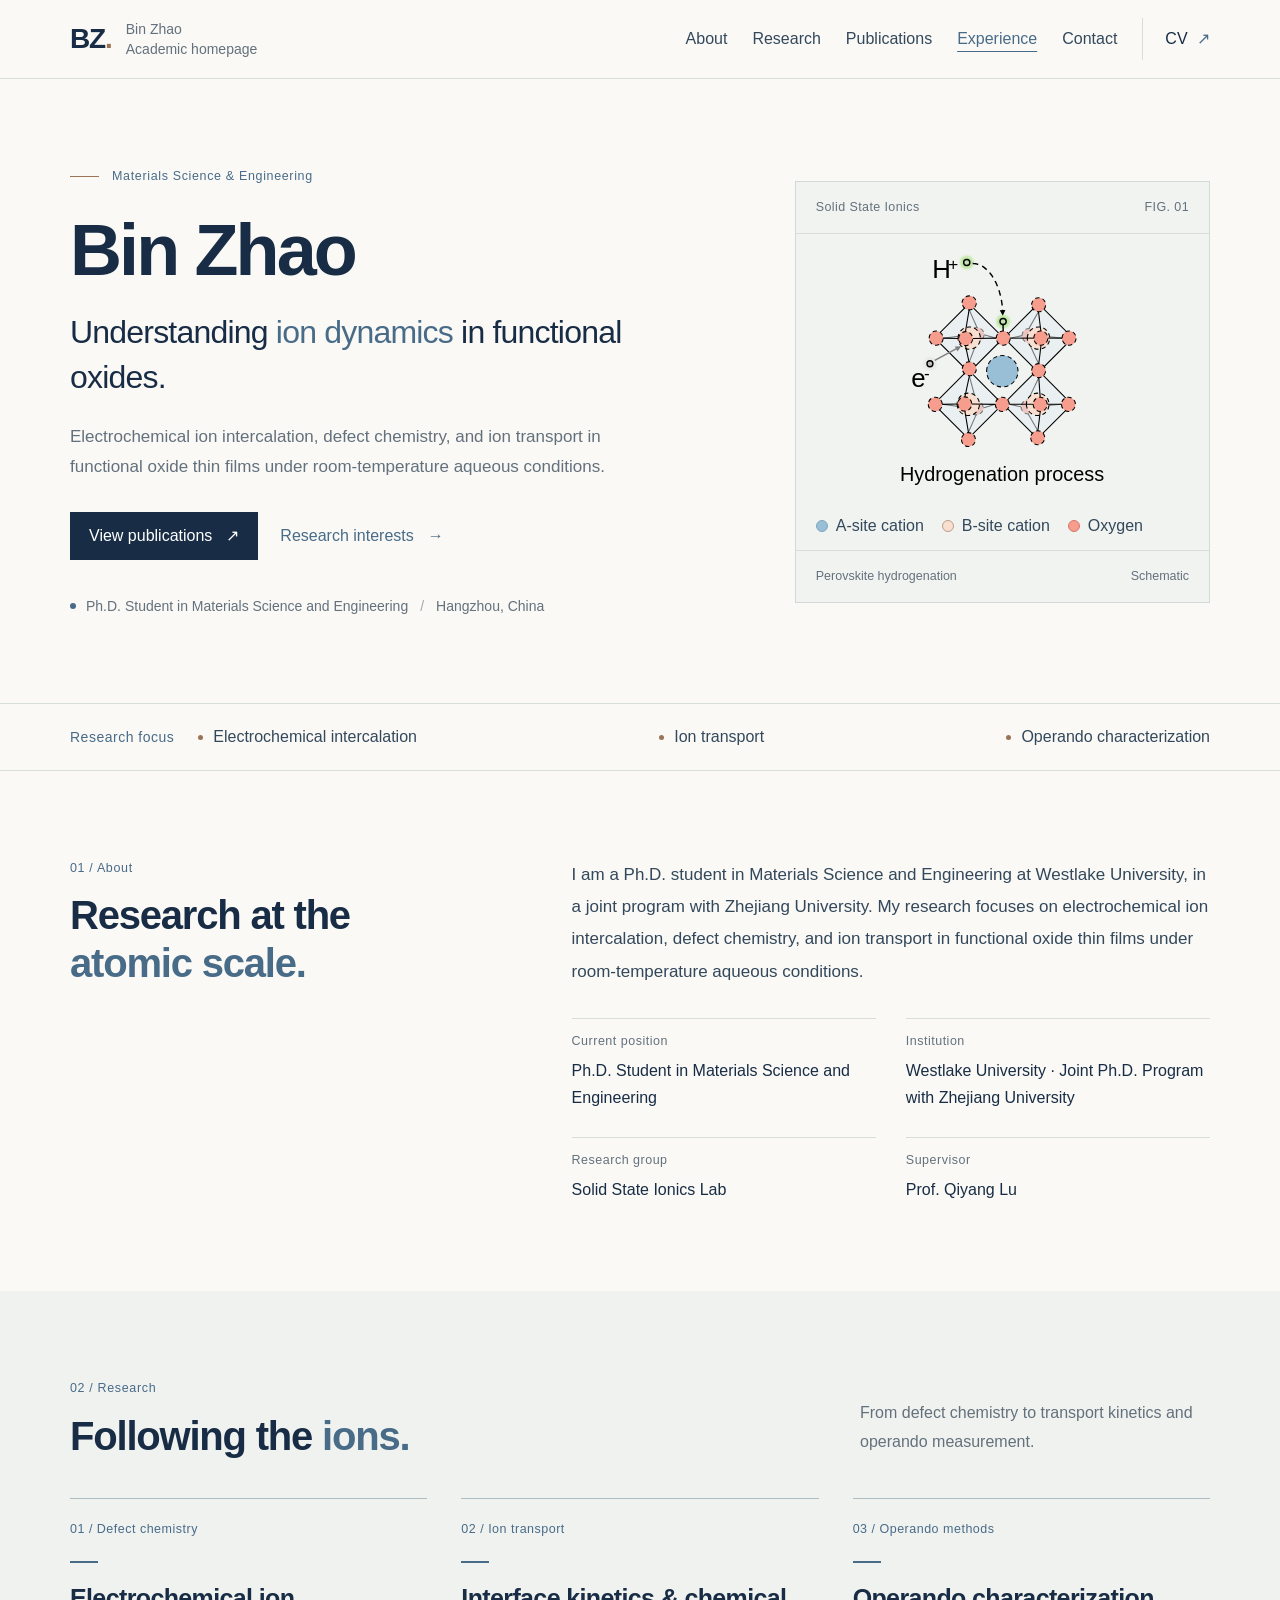
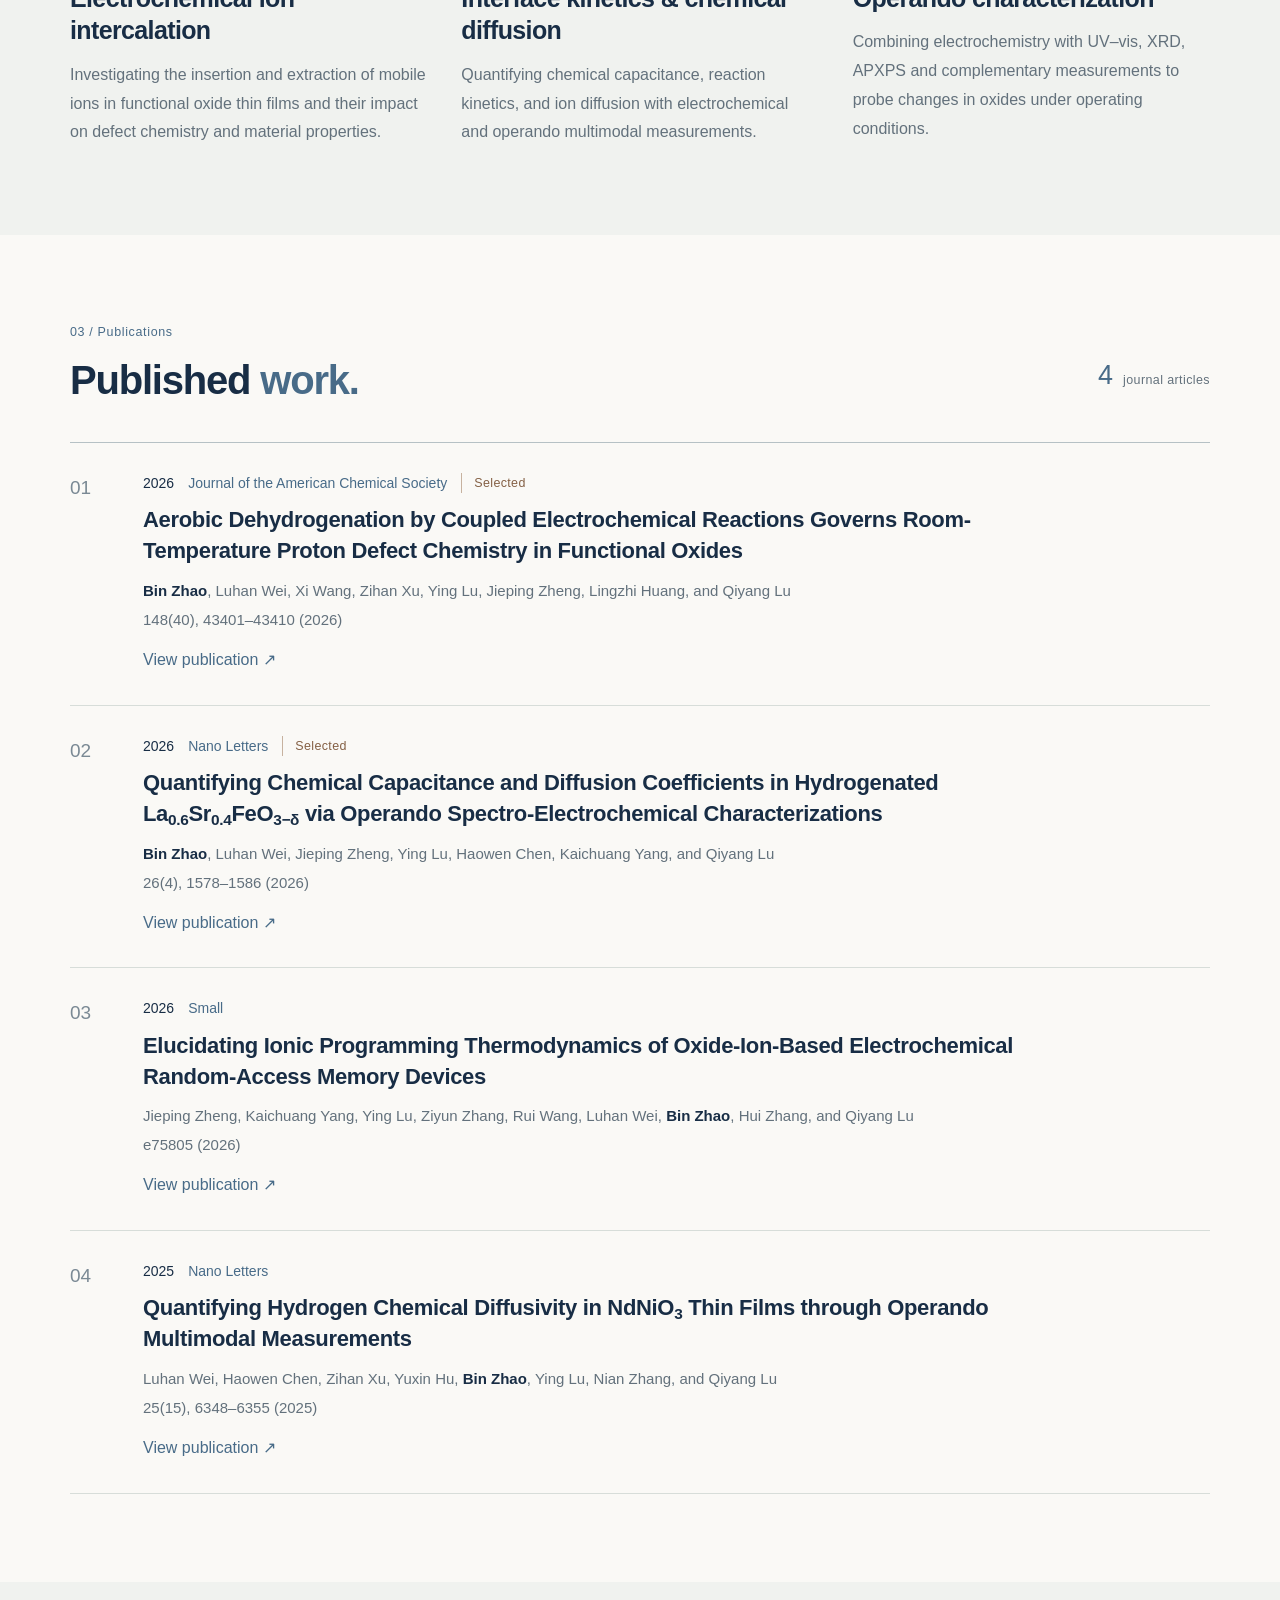
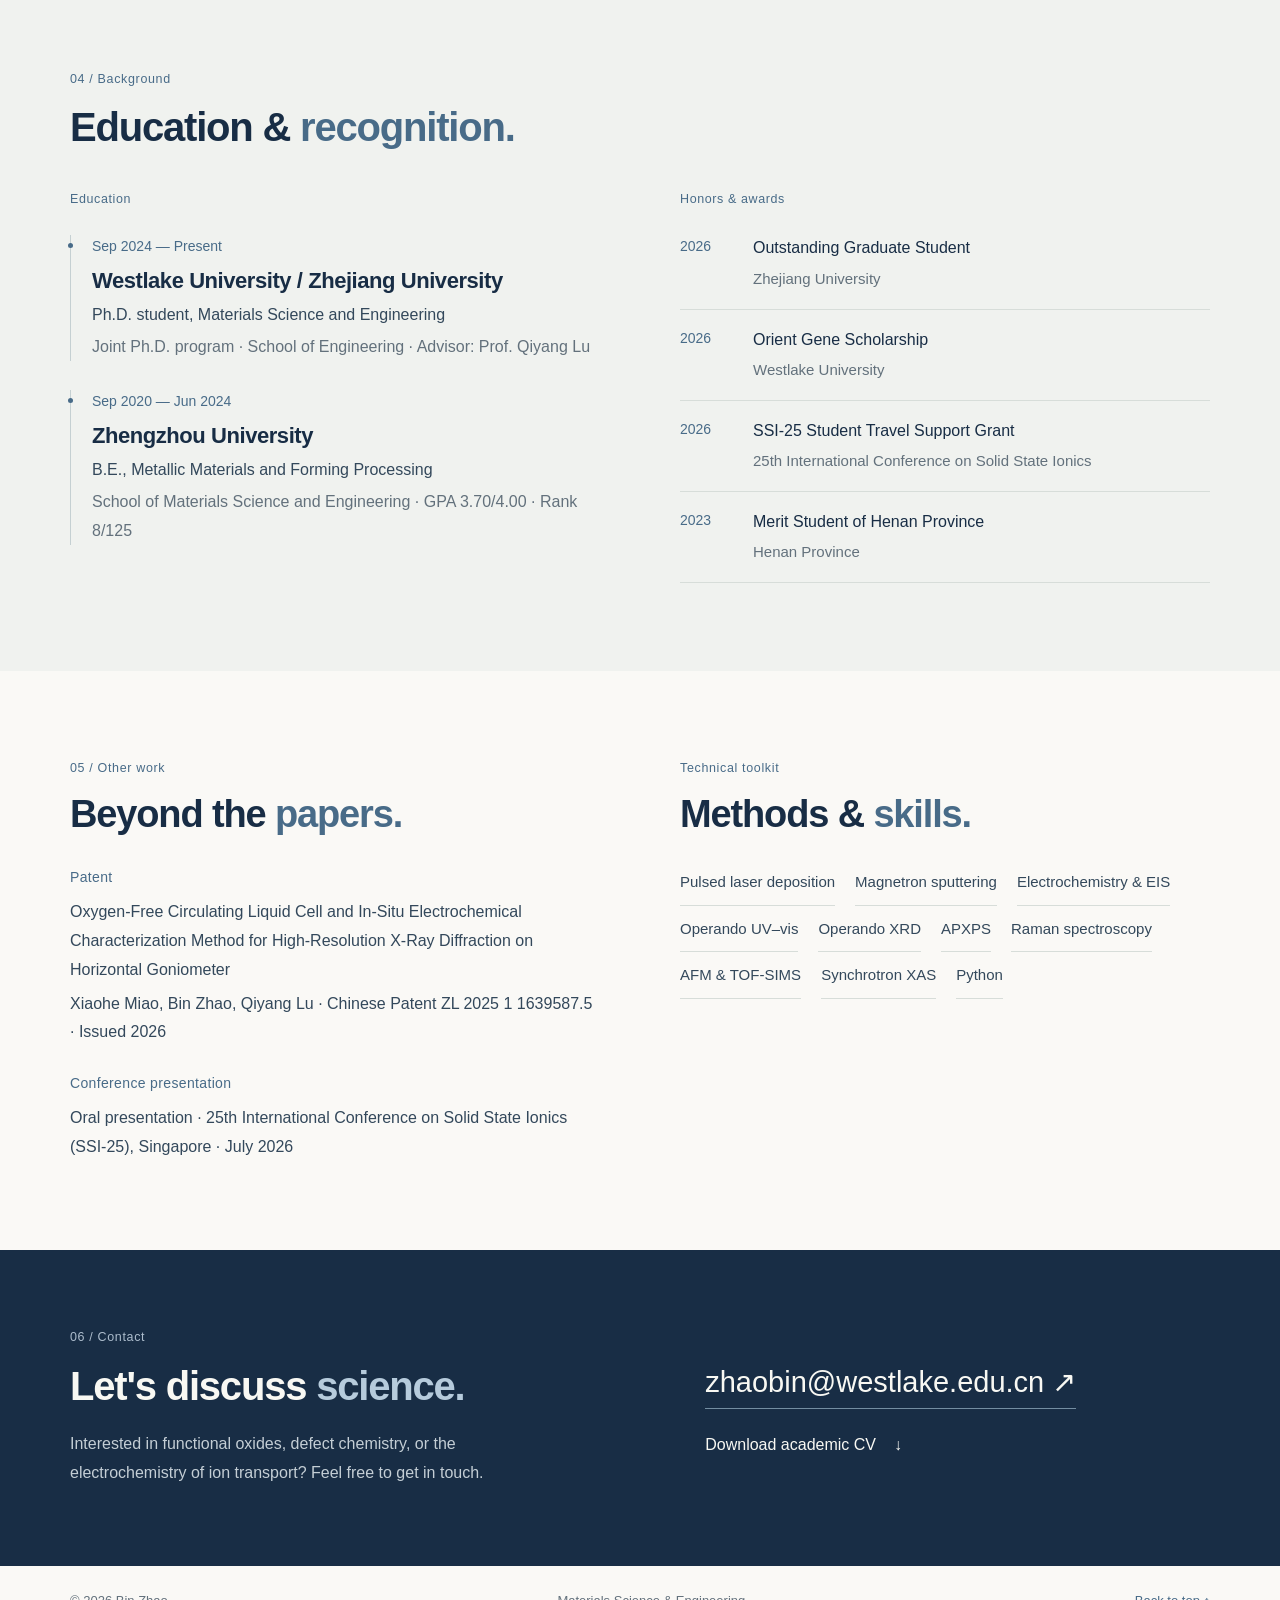
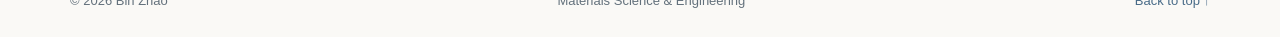
<file: index.html>
<!doctype html>
<html lang="en">
<head>
  <meta charset="utf-8">
  <meta name="viewport" content="width=device-width, initial-scale=1">
  <meta name="color-scheme" content="light">
  <meta name="theme-color" content="#faf9f6">
  <meta name="description" content="Bin Zhao, Ph.D. student at Westlake University. Research in electrochemical ion intercalation, defect chemistry, and functional oxide thin films.">
  <title>Bin Zhao | Materials Science &amp; Engineering</title>
  <link rel="icon" href="assets/favicon.svg" type="image/svg+xml">
  <link rel="stylesheet" href="styles.css">
  <script defer src="content.js"></script>
  <script defer src="site.js"></script>
</head>
<body>
<a class="skip-link" href="#about">Skip to content</a>
<header class="topbar">
  <div class="container navrow">
    <a href="#top" class="logo" aria-label="Bin Zhao — Back to top"><span class="logo-square">BZ<span>.</span></span><span class="logo-sub">Bin Zhao<br>Academic homepage</span></a>
    <button id="navToggle" class="navtoggle" type="button" aria-expanded="false" aria-controls="mainNav" aria-label="Toggle navigation"><span></span><span></span><span></span></button>
    <nav id="mainNav" class="navlinks" aria-label="Main navigation">
      <a href="#about">About</a><a href="#research">Research</a><a href="#publications">Publications</a><a href="#experience">Experience</a><a href="#contact">Contact</a>
      <a class="nav-cv" id="navCv" href="assets/Bin_Zhao_Public_CV.pdf" target="_blank" rel="noopener">CV <span aria-hidden="true">↗</span></a>
    </nav>
  </div>
</header>
<main id="top">
  <section class="hero container" aria-label="Introduction">
    <div class="hero-copy">
      <div class="eyebrow"><span class="eyebrow-rule"></span> Materials Science &amp; Engineering</div>
      <h1 class="hero-name" id="heroName">Bin Zhao</h1>
      <p class="hero-statement" id="headline">Understanding <em>ion dynamics</em> in functional oxides.</p>
      <p class="hero-desc" id="introduction">Electrochemical ion intercalation, defect chemistry, and ion transport in functional oxide thin films.</p>
      <div class="hero-cta">
        <a class="btn btn-primary" href="#publications">View publications <span aria-hidden="true">↗</span></a>
        <a class="btn btn-quiet" href="#research">Research interests <span aria-hidden="true">→</span></a>
      </div>
      <div class="hero-foot"><span class="dot-green"></span><span id="heroPosition">Ph.D. Student · Westlake University</span><span class="divider-dot">/</span><span id="heroLocation">Hangzhou, China</span></div>
    </div>
    <div class="hero-card-wrap">
      <figure class="hero-card">
        <div class="figure-label"><span>Solid State Ionics</span><span>FIG. 01</span></div>
        <img class="ion-figure" src="assets/Hydrogenation_process.svg" alt="Hydrogenation of an ABO3 perovskite oxide. Large blue spheres: A-site cations; pale brown spheres: B-site cations; red spheres: oxygen atoms. The diagram also indicates proton and electron incorporation." width="966" height="811" style="display:block;width:78%;max-width:300px;height:auto;margin:12px auto 16px;">
        <ul class="figure-legend" aria-label="Atomic species">
          <li><span class="legend-marker" aria-hidden="true" style="width:12px;height:12px;border-radius:50%;background:#99BFD7;border:1px solid #81A6BF"></span>A-site cation</li>
          <li><span class="legend-marker" aria-hidden="true" style="width:12px;height:12px;border-radius:50%;background:#F8DFCF;border:1px solid #BE9C8C"></span>B-site cation</li>
          <li><span class="legend-marker" aria-hidden="true" style="width:12px;height:12px;border-radius:50%;background:#F79D8E;border:1px solid #D6786A"></span>Oxygen</li>
        </ul>
        <div class="photo-circle" hidden><img id="profilePhoto" alt="Portrait of Bin Zhao" hidden></div>
        <figcaption class="figure-bottom"><span>Perovskite hydrogenation</span><span>Schematic</span></figcaption>
      </figure>
    </div>
  </section>
  <div class="topic-strip"><div class="container strip-inner"><span>Research focus</span><ul class="focus-list" aria-label="Research focus"><li>Electrochemical intercalation</li><li>Ion transport</li><li>Operando characterization</li></ul></div></div>
  <section id="about" class="section container about-section">
    <div class="section-aside"><div class="section-number">01 / About</div><h2>Research at the<br><em>atomic scale.</em></h2></div>
    <div class="section-body"><p class="intro-large" id="aboutText"></p><div class="facts-grid"><div class="fact"><small>Current position</small><strong id="aboutPosition"></strong></div><div class="fact"><small>Institution</small><strong id="aboutInstitution"></strong></div><div class="fact"><small>Research group</small><strong id="aboutLab"></strong></div><div class="fact"><small>Supervisor</small><strong id="aboutAdvisor"></strong></div></div></div>
  </section>
  <section id="research" class="section section-tinted"><div class="container"><div class="section-heading"><div><div class="section-number">02 / Research</div><h2>Following the <em>ions.</em></h2></div><p>From defect chemistry to transport kinetics and operando measurement.</p></div><div class="research-grid" id="researchGrid"></div></div></section>
  <section id="publications" class="section container"><div class="section-heading"><div><div class="section-number">03 / Publications</div><h2>Published <em>work.</em></h2></div><div class="publication-count"><span id="pubCount">4</span> journal articles</div></div><div id="publicationList" class="publication-list"></div></section>
  <section id="experience" class="section section-tinted"><div class="container"><div class="section-heading"><div><div class="section-number">04 / Background</div><h2>Education &amp; <em>recognition.</em></h2></div></div><div class="dual-column"><div><h3 class="small-heading">Education</h3><div id="educationList" class="timeline"></div></div><div><h3 class="small-heading">Honors &amp; awards</h3><div id="awardList" class="awards-list"></div></div></div></div></section>
  <section class="section container other-section"><div class="dual-column"><div><div class="section-number">05 / Other work</div><h2>Beyond the <em>papers.</em></h2><div class="other-block"><h3>Patent</h3><p class="other-title" id="patentTitle"></p><p class="muted" id="patentDetail"></p></div><div class="other-block"><h3>Conference presentation</h3><p id="conferenceText"></p></div></div><div><div class="section-number">Technical toolkit</div><h2>Methods &amp; <em>skills.</em></h2><div class="tag-cloud" id="skillsList"></div></div></div></section>
  <section id="contact" class="contact-section"><div class="container contact-wrap"><div><div class="section-number section-number-light">06 / Contact</div><h2>Let's discuss <em>science.</em></h2><p>Interested in functional oxides, defect chemistry, or the electrochemistry of ion transport? Feel free to get in touch.</p></div><div class="contact-links"><a id="emailLink" href="mailto:zhaobin@westlake.edu.cn" class="email-link">zhaobin@westlake.edu.cn <span aria-hidden="true">↗</span></a><div id="extraLinks" class="social-links"></div><a class="download-link" id="footerCv" href="assets/Bin_Zhao_Public_CV.pdf" target="_blank" rel="noopener">Download academic CV <span aria-hidden="true">↓</span></a></div></div></section>
</main>
<footer class="footer"><div class="container footrow"><span>© <span id="currentYear">2026</span> <span id="footerName">Bin Zhao</span></span><span>Materials Science &amp; Engineering</span><a href="#top">Back to top ↑</a></div></footer>
<noscript><p class="container">Please enable JavaScript to view the full academic profile. You can also <a href="assets/Bin_Zhao_Public_CV.pdf">read the academic CV</a>.</p></noscript>
</body>
</html>
</file>
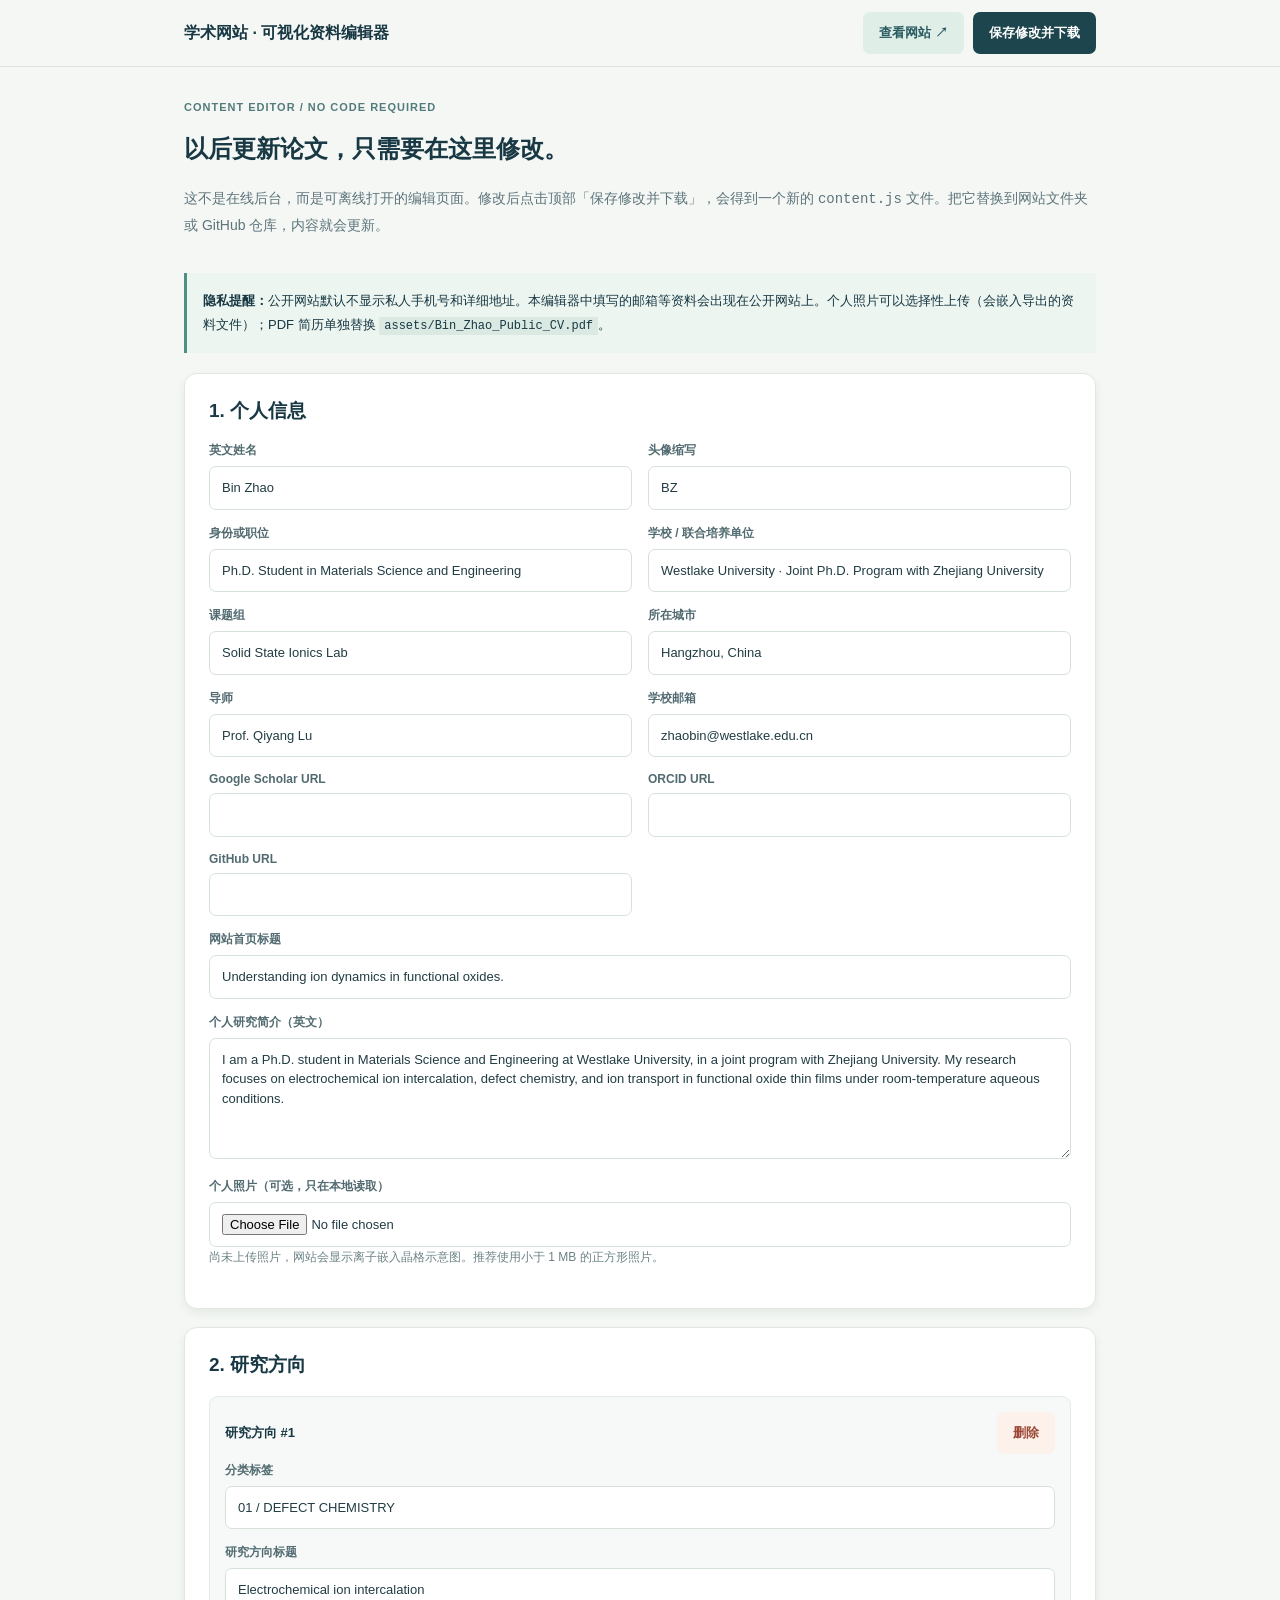
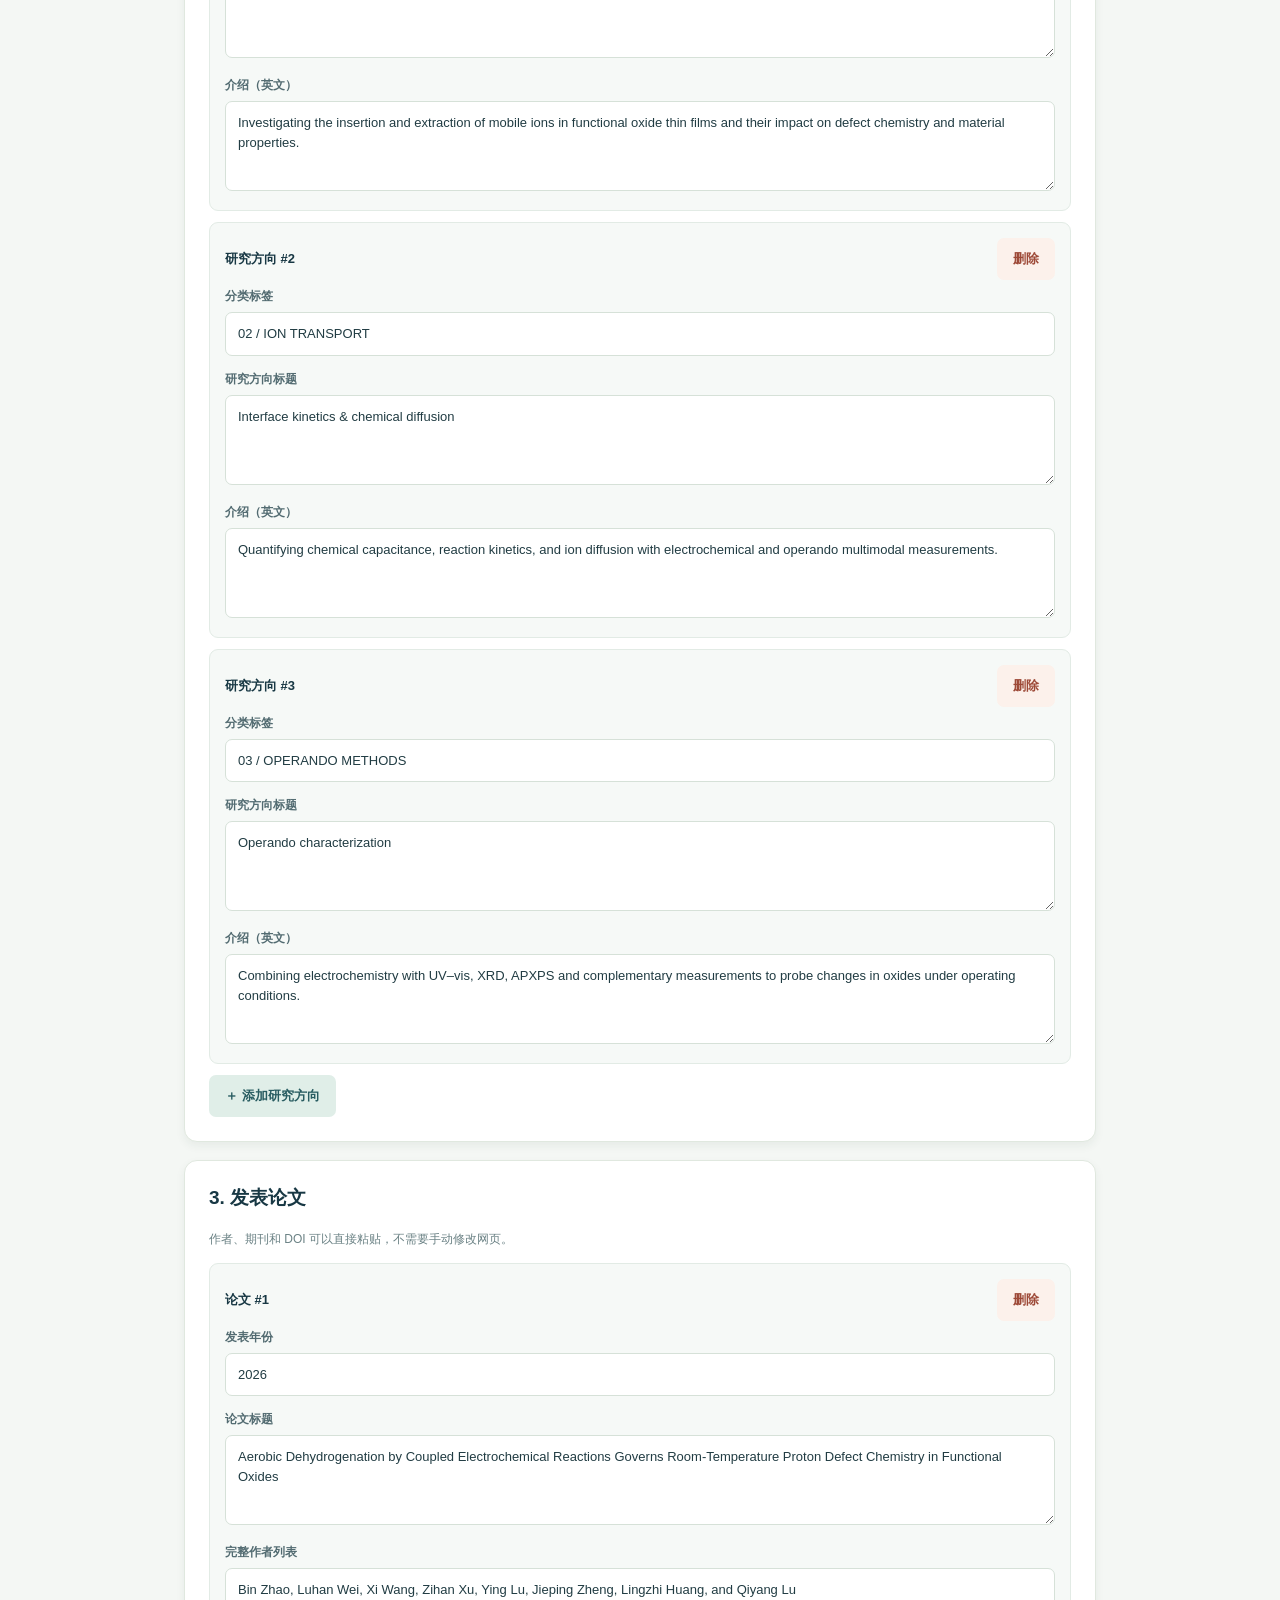
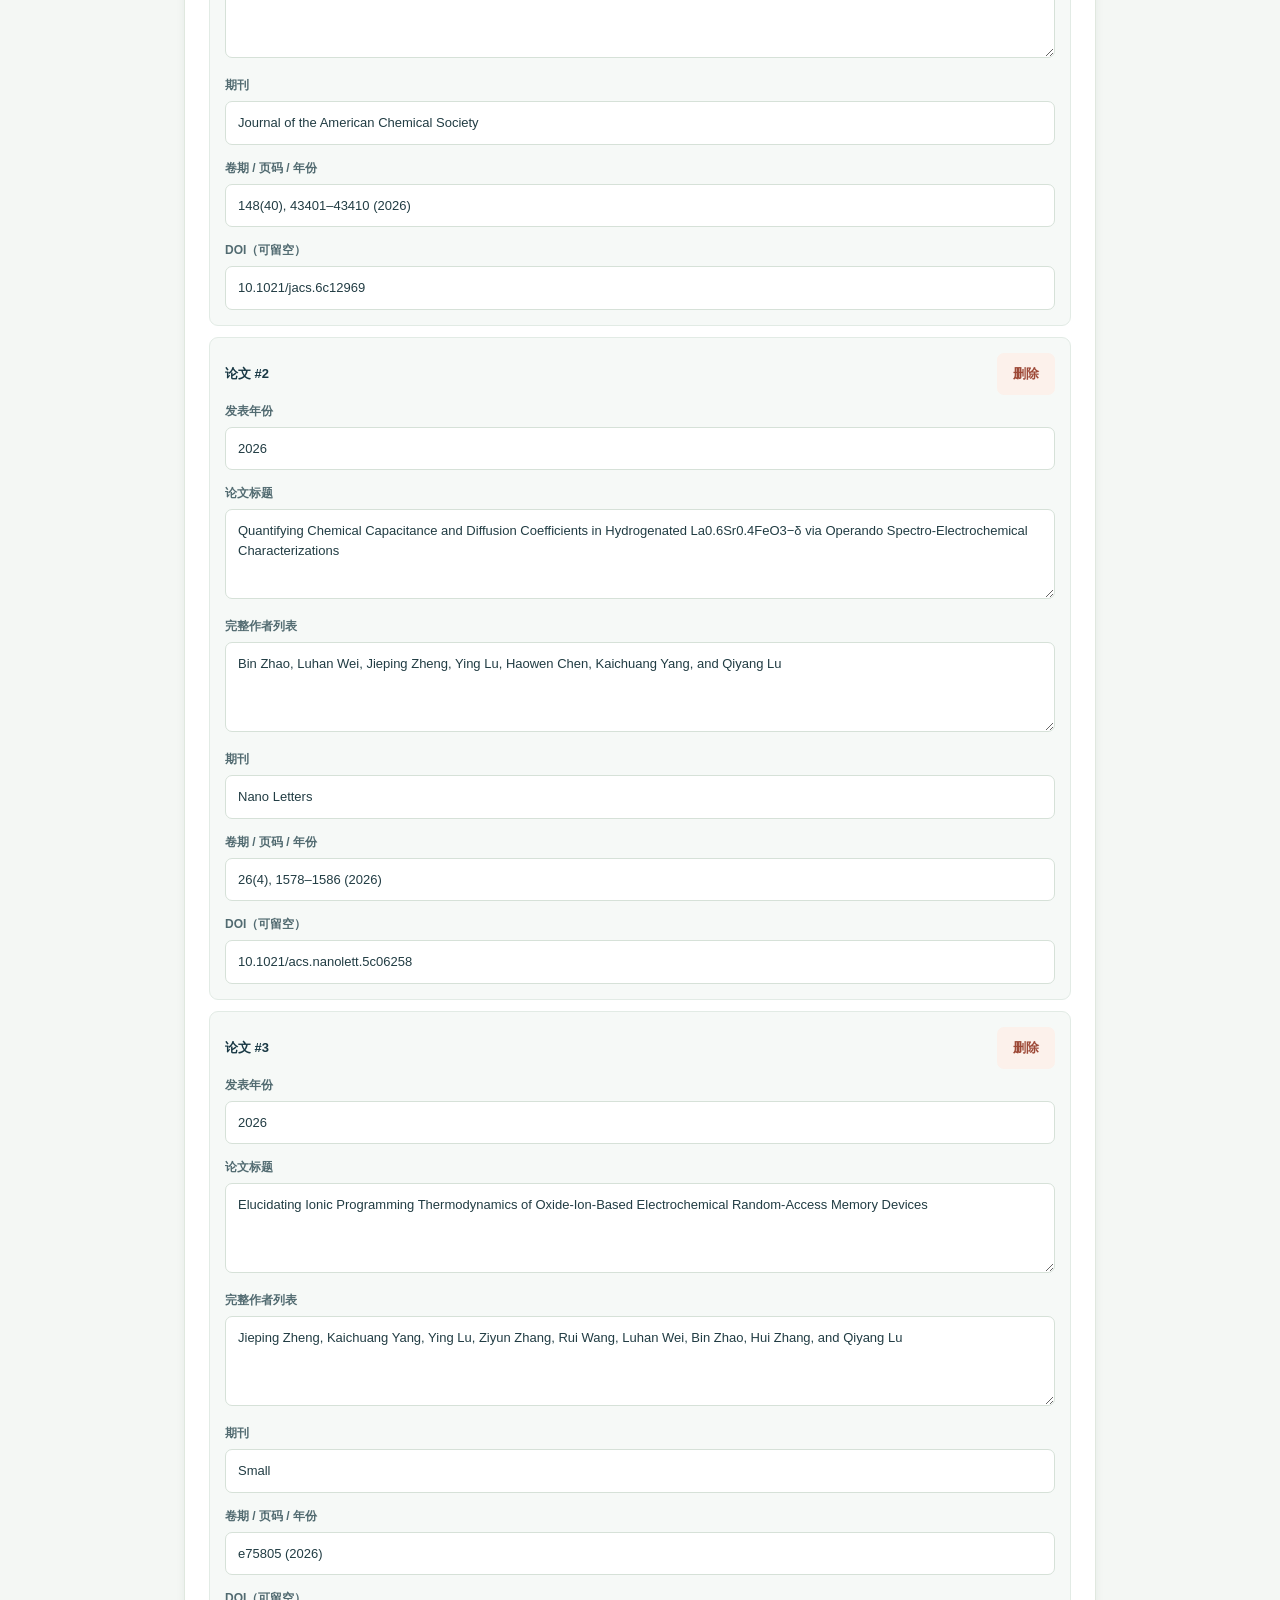
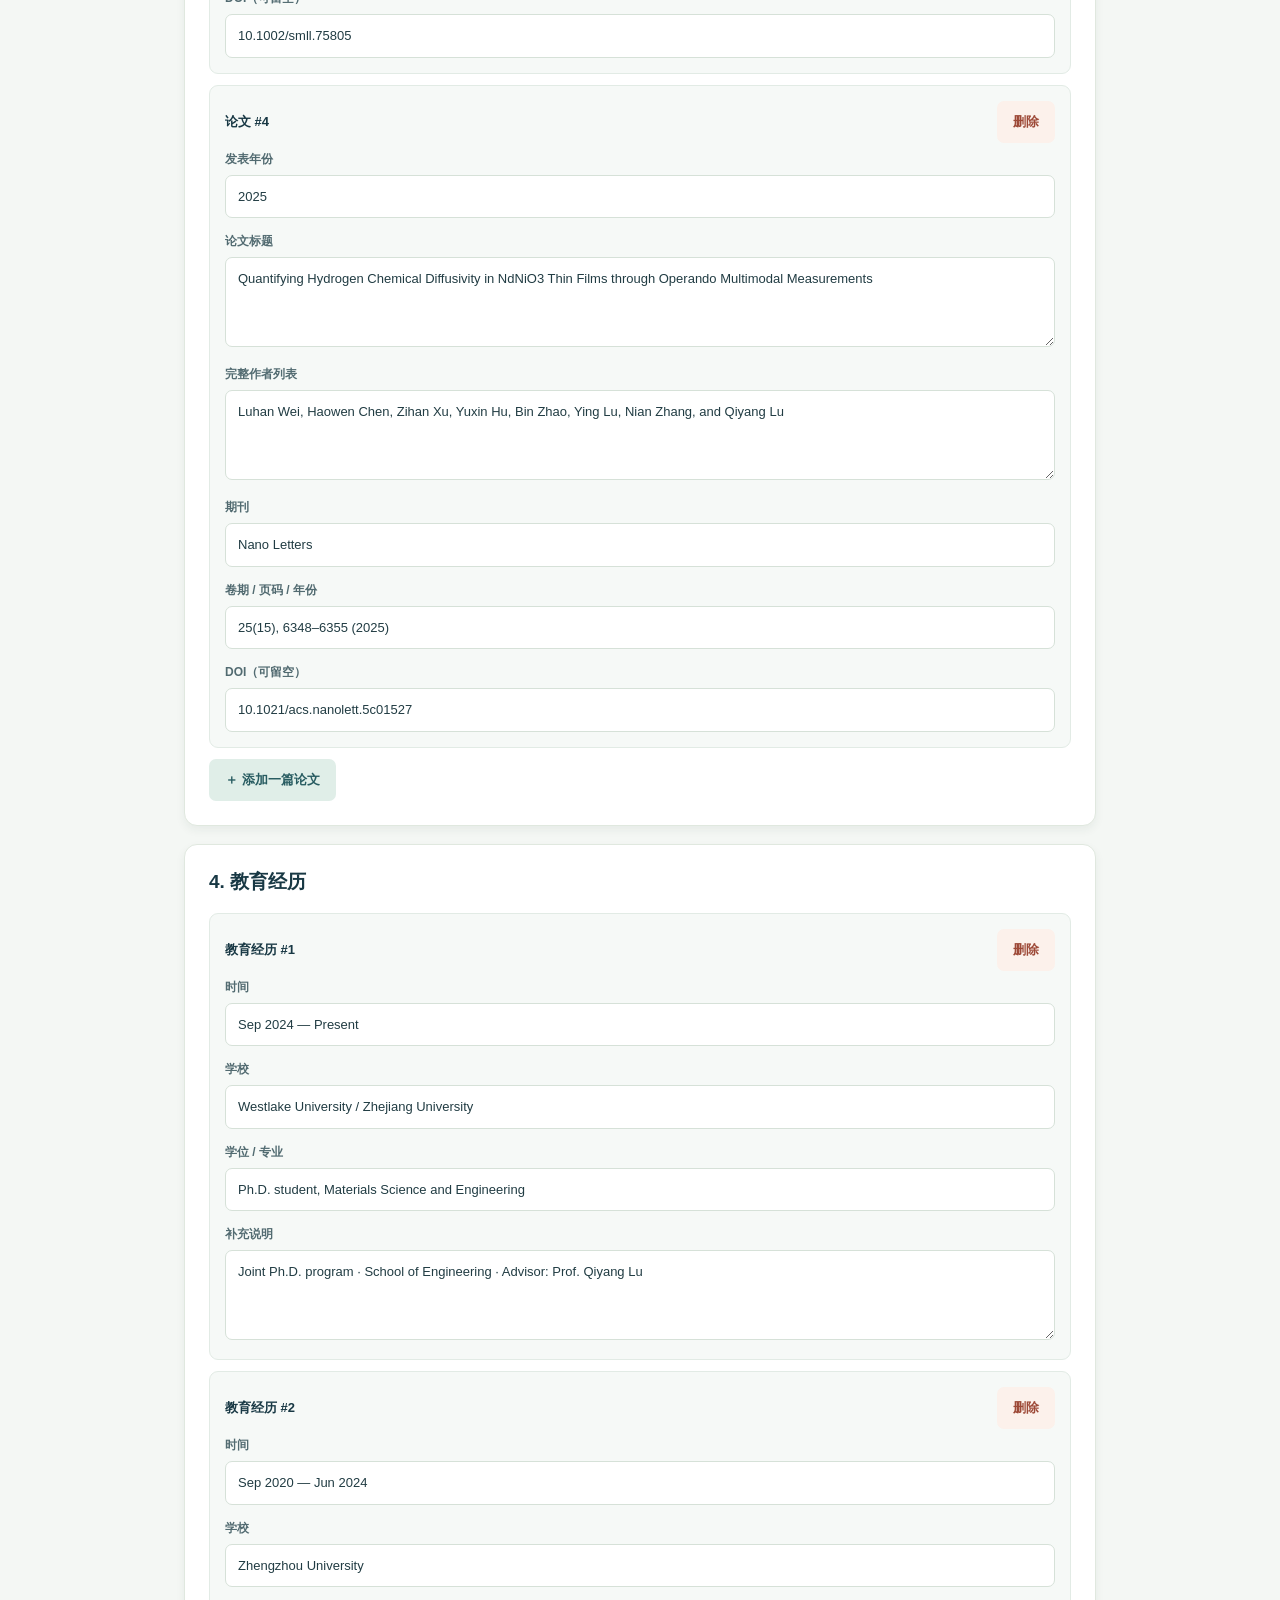
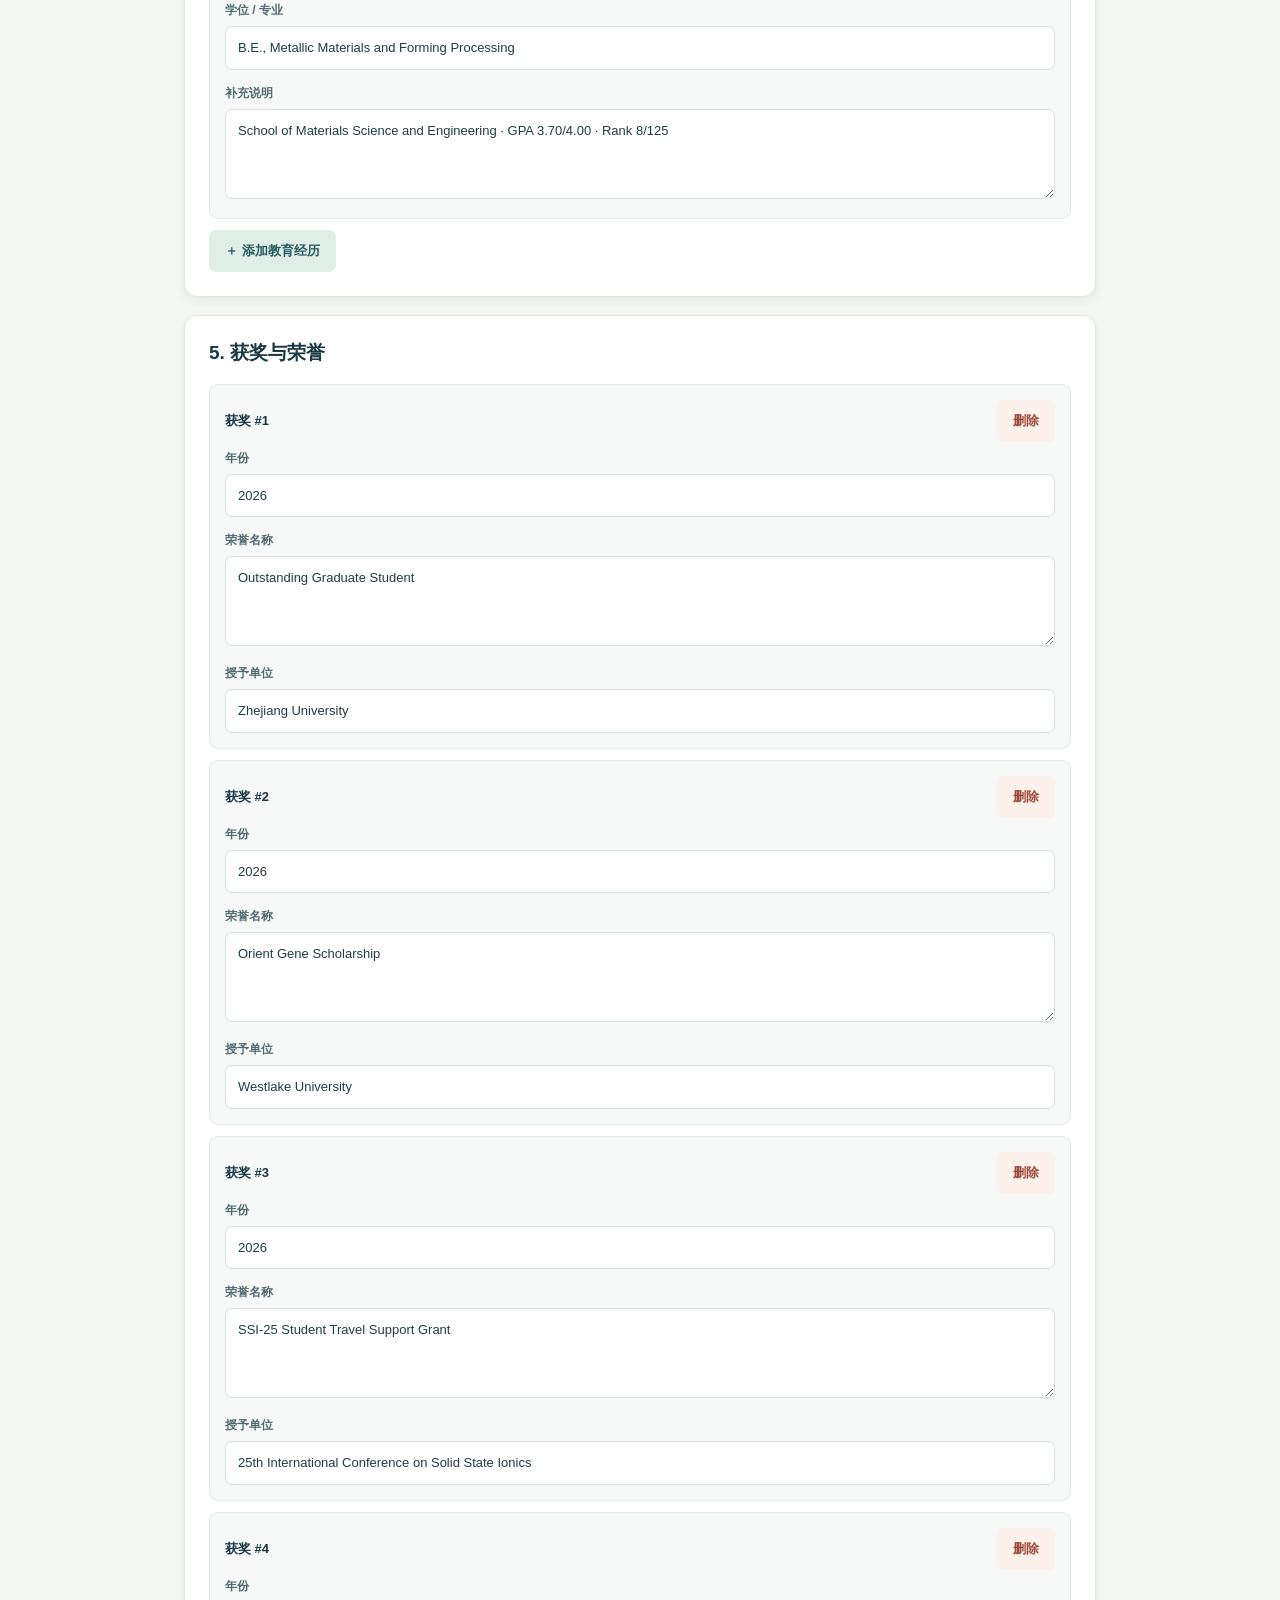
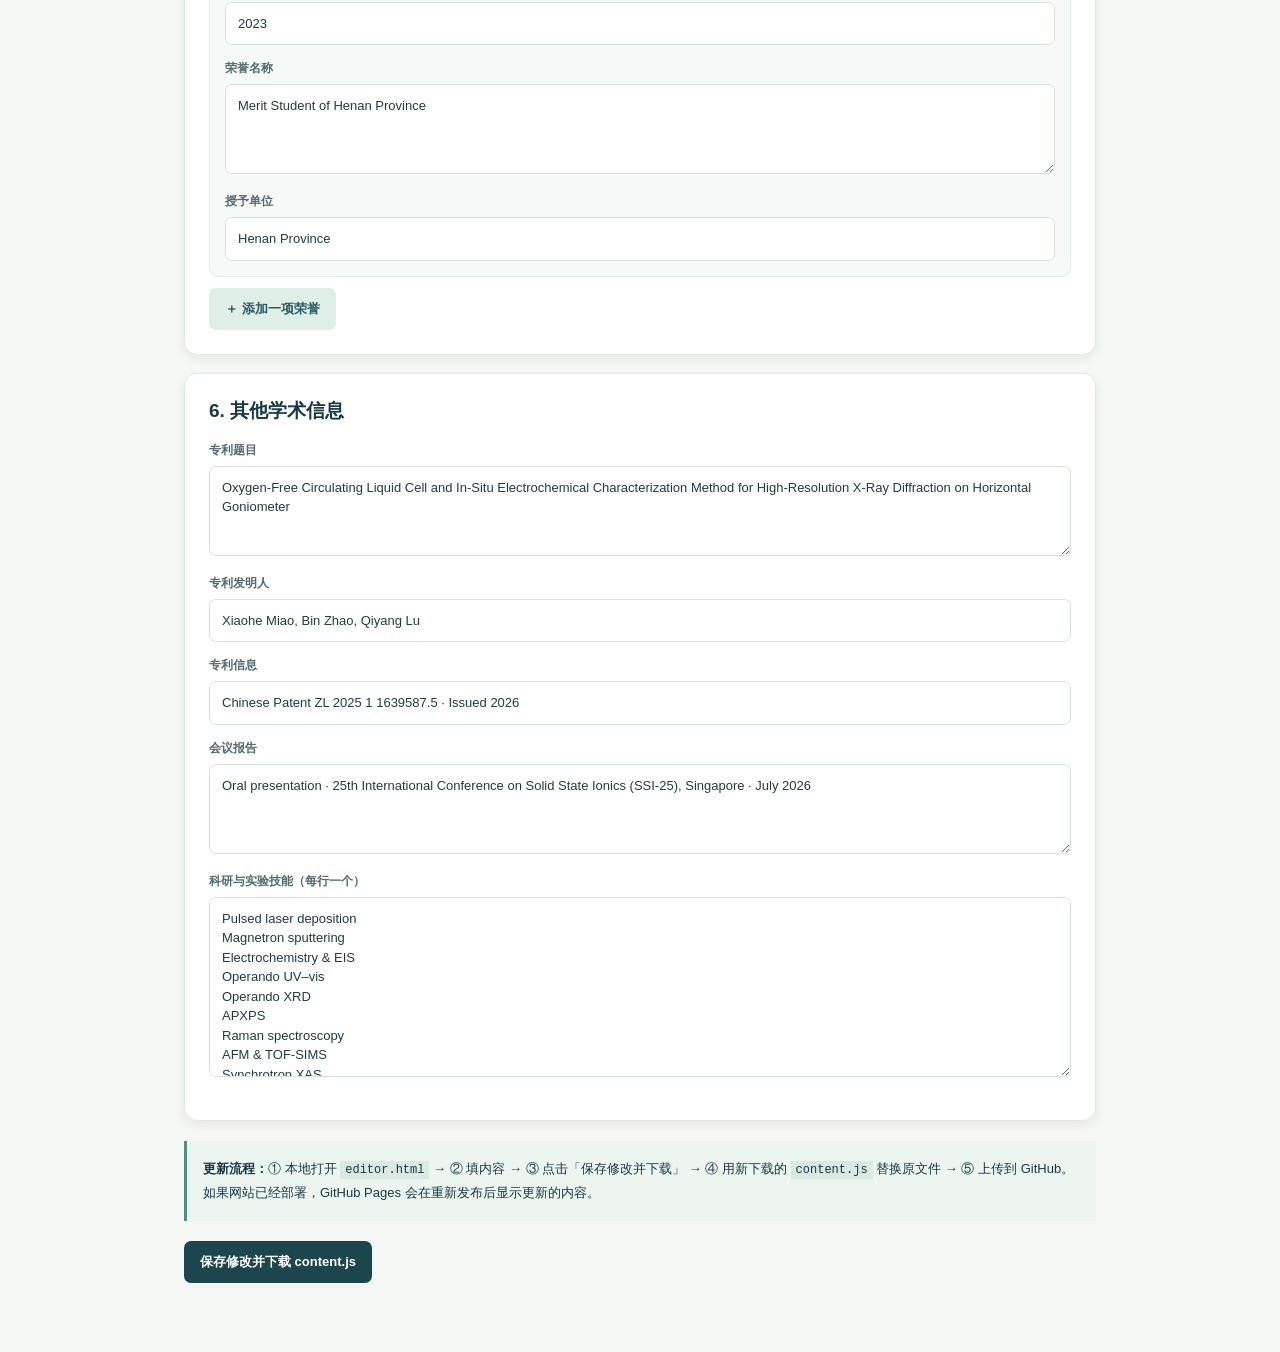
<file: editor.html>
<!doctype html>
<html lang="zh-CN">
<head><meta charset="utf-8"><meta name="viewport" content="width=device-width,initial-scale=1"><title>网站资料编辑器 · Bin Zhao</title><style>
:root{font-family:-apple-system,BlinkMacSystemFont,"Segoe UI",sans-serif;color:#183844;background:#f4f7f4}*{box-sizing:border-box}body{margin:0}.wrap{max-width:960px;margin:auto;padding:34px 24px 70px}.toolbar{position:sticky;z-index:10;top:0;background:#f4f7f4ed;backdrop-filter:blur(8px);border-bottom:1px solid #dbe5dd}.bar{max-width:960px;margin:auto;padding:12px 24px;display:flex;gap:12px;align-items:center;justify-content:space-between}.bar h1{font-size:16px;margin:0}.bar-actions{display:flex;gap:9px}.button{background:#1d454e;color:white;border:0;border-radius:7px;padding:12px 16px;font-weight:650;cursor:pointer;font-size:13px}.button.secondary{color:#285c61;background:#e0eee8}.button.danger{color:#9d4937;background:#fcf1eb}.lead{color:#5d747b;line-height:1.9;font-size:14px}.panel{background:white;border:1px solid #e0e8df;border-radius:13px;padding:24px;margin:18px 0;box-shadow:0 4px 10px #193f3210}.panel h2{font-size:19px;margin:0 0 18px}.hint{font-size:12px;color:#6b8285;line-height:1.8}.field{margin:0 0 15px}.field label{display:block;font-size:12px;font-weight:700;margin-bottom:7px;color:#526b71}.field input,.field textarea{width:100%;font:inherit;line-height:1.5;border:1px solid #d6e1d8;border-radius:7px;padding:11px 12px;background:#fff;color:#213c43;font-size:13px}.field textarea{resize:vertical;min-height:90px}.field input:focus,.field textarea:focus{outline:2px solid #a2cfc2}.grid{display:grid;grid-template-columns:1fr 1fr;gap:0 16px}.entry{background:#f6f9f7;border:1px solid #e2ebe5;border-radius:9px;padding:15px;margin:11px 0}.entry-head{display:flex;justify-content:space-between;align-items:center;gap:10px;margin-bottom:8px}.entry-head strong{font-size:13px}.entry .field:last-child{margin-bottom:0}.note{background:#ecf5f0;border-left:3px solid #4f8f83;padding:16px;font-size:13px;line-height:1.85;margin:20px 0}.note code{font-size:12px;background:#dae9e1;padding:2px 5px}.status{font-size:12px;color:#447567}.viewlink{font-size:13px;color:#396e6e;text-decoration:none}.actions-top{display:flex;align-items:center;justify-content:space-between;gap:20px}.small{text-transform:uppercase;letter-spacing:1px;font-size:11px;color:#537b7b;font-weight:700}.hidden{display:none}@media(max-width:650px){.grid{grid-template-columns:1fr}.bar{flex-wrap:wrap}.wrap{padding:23px 15px 50px}.panel{padding:18px}.actions-top{display:block}}
</style></head>
<body>
<div class="toolbar"><div class="bar"><h1>学术网站 · 可视化资料编辑器</h1><div class="bar-actions"><a class="button secondary" style="text-decoration:none" href="index.html" target="_blank">查看网站 ↗</a><button class="button" id="download">保存修改并下载</button></div></div></div>
<main class="wrap"><div class="actions-top"><div><div class="small">CONTENT EDITOR / NO CODE REQUIRED</div><h2>以后更新论文，只需要在这里修改。</h2><p class="lead">这不是在线后台，而是可离线打开的编辑页面。修改后点击顶部「保存修改并下载」，会得到一个新的 <code>content.js</code> 文件。把它替换到网站文件夹或 GitHub 仓库，内容就会更新。</p></div></div>
<div class="note"><strong>隐私提醒：</strong>公开网站默认不显示私人手机号和详细地址。本编辑器中填写的邮箱等资料会出现在公开网站上。个人照片可以选择性上传（会嵌入导出的资料文件）；PDF 简历单独替换 <code>assets/Bin_Zhao_Public_CV.pdf</code>。</div>
<section class="panel"><h2>1. 个人信息</h2><div class="grid" id="basicFields"></div><div class="field"><label>网站首页标题</label><input id="headline"></div><div class="field"><label>个人研究简介（英文）</label><textarea id="introduction" rows="5"></textarea></div><div class="field"><label>个人照片（可选，只在本地读取）</label><input id="photoUpload" type="file" accept="image/jpeg,image/png,image/webp"><div class="hint" id="photoStatus">尚未上传照片，网站会显示离子嵌入晶格示意图。推荐使用小于 1 MB 的正方形照片。</div></div></section>
<section class="panel"><h2>2. 研究方向</h2><div id="researchEntries"></div><button class="button secondary" data-add="research">＋ 添加研究方向</button></section>
<section class="panel"><h2>3. 发表论文</h2><p class="hint">作者、期刊和 DOI 可以直接粘贴，不需要手动修改网页。</p><div id="publicationEntries"></div><button class="button secondary" data-add="publications">＋ 添加一篇论文</button></section>
<section class="panel"><h2>4. 教育经历</h2><div id="educationEntries"></div><button class="button secondary" data-add="education">＋ 添加教育经历</button></section>
<section class="panel"><h2>5. 获奖与荣誉</h2><div id="awardEntries"></div><button class="button secondary" data-add="awards">＋ 添加一项荣誉</button></section>
<section class="panel"><h2>6. 其他学术信息</h2><div class="field"><label>专利题目</label><textarea id="patentTitle"></textarea></div><div class="field"><label>专利发明人</label><input id="patentInventors"></div><div class="field"><label>专利信息</label><input id="patentDetail"></div><div class="field"><label>会议报告</label><textarea id="conference"></textarea></div><div class="field"><label>科研与实验技能（每行一个）</label><textarea id="skills" rows="8"></textarea></div></section>
<div class="note"><strong>更新流程：</strong>① 本地打开 <code>editor.html</code> → ② 填内容 → ③ 点击「保存修改并下载」 → ④ 用新下载的 <code>content.js</code> 替换原文件 → ⑤ 上传到 GitHub。如果网站已经部署，GitHub Pages 会在重新发布后显示更新的内容。</div>
<button class="button" id="downloadBottom">保存修改并下载 content.js</button><span class="status" id="status" aria-live="polite"></span>
</main><script src="content.js"></script><script src="editor.js"></script></body></html>
</file>
<file: styles.css>
/* Bin Zhao — a clear, unified typographic system. */
:root {
  --ink: #182d45;
  --ink-soft: #33485b;
  --muted: #63717c;
  --blue: #486b88;
  --accent: #9b7455;
  --paper: #faf9f6;
  --shade: #f0f2ef;
  --line: #d7ddd9;
  --deep: #182d45;
  --font-sans: Arial, "Helvetica Neue", "Segoe UI", sans-serif;
}
* { box-sizing: border-box; }
html { scroll-behavior: smooth; scroll-padding-top: 100px; }
body { margin: 0; color: var(--ink); background: var(--paper); font-family: var(--font-sans); font-size: 17px; line-height: 1.75; -webkit-font-smoothing: antialiased; text-rendering: optimizeLegibility; }
a { color: inherit; text-decoration: none; }
button { color: inherit; font: inherit; }
img, svg { display: block; max-width: 100%; }
h1, h2, h3, h4, p, figure { margin: 0; }
sub, sup { position: relative; font-size: .7em; line-height: 0; vertical-align: baseline; }
sub { bottom: -.25em; }
sup { top: -.5em; }
::selection { color: var(--ink); background: #dbe5e9; }
.container { width: min(1140px, calc(100% - 88px)); margin-inline: auto; }
.skip-link { position: fixed; top: -80px; left: 20px; z-index: 200; padding: 10px 18px; background: var(--ink); color: white; }
.skip-link:focus { top: 12px; }
a:focus-visible, button:focus-visible { outline: 2px solid var(--blue); outline-offset: 5px; }
[hidden] { display: none !important; }

/* Navigation */
.topbar { position: sticky; top: 0; z-index: 100; background: var(--paper); border-bottom: 1px solid var(--line); }
.navrow { min-height: 78px; display: flex; align-items: center; justify-content: space-between; gap: 26px; }
.logo { display: inline-flex; align-items: center; gap: 14px; flex-shrink: 0; }
.logo-square { font-family: var(--font-sans); font-size: 28px; font-weight: 600; letter-spacing: -.04em; line-height: 1; }
.logo-square span { color: var(--accent); }
.logo-sub { color: var(--muted); font-size: 14px; font-weight: 400; letter-spacing: 0; line-height: 1.45; }
.navlinks { display: flex; align-items: center; gap: 25px; color: var(--ink-soft); font-size: 16px; font-weight: 400; line-height: 1.4; }
.navlinks > a { padding-block: 12px; }
.navlinks > a:hover { color: var(--blue); }
.navlinks > a.active { color: var(--blue); text-decoration: underline; text-underline-offset: 7px; }
.navlinks .nav-cv { padding: 10px 0 10px 22px; border-left: 1px solid var(--line); color: var(--ink); }
.nav-cv span { margin-left: 5px; color: var(--blue); }
.navtoggle { display: none; }

/* Introduction */
.hero { display: grid; grid-template-columns: 1.25fr .8fr; align-items: center; gap: 76px; padding-top: 88px; padding-bottom: 86px; }
.hero-copy { min-width: 0; }
.eyebrow, .section-number { color: var(--blue); font-size: 12.5px; font-weight: 500; letter-spacing: .65px; line-height: 1.5; }
.eyebrow { display: flex; align-items: center; gap: 13px; }
.eyebrow-rule { display: inline-block; width: 29px; height: 1px; flex-shrink: 0; background: var(--accent); }
.hero-name { margin: 25px 0 20px; font-family: var(--font-sans); font-size: 72px; font-weight: 600; line-height: 1.1; letter-spacing: -.04em; }
.hero-statement { max-width: 580px; font-family: var(--font-sans); font-size: 32px; font-weight: 400; line-height: 1.4; letter-spacing: -.025em; }
.hero-statement em, h2 em { color: var(--blue); font-weight: inherit; font-style: normal; }
.hero-desc { max-width: 550px; margin-top: 22px; color: var(--muted); font-size: 17px; line-height: 1.8; }
.hero-cta { display: flex; align-items: center; flex-wrap: wrap; gap: 22px; margin-top: 29px; }
.btn { display: inline-flex; align-items: center; justify-content: center; gap: 14px; min-height: 48px; padding: 11px 18px; font-size: 16px; font-weight: 400; letter-spacing: 0; line-height: 1.5; }
.btn-primary { border: 1px solid var(--ink); background: var(--ink); color: #fff; }
.btn-primary:hover { background: var(--blue); border-color: var(--blue); }
.btn-quiet { padding-inline: 0; color: var(--blue); }
.btn-quiet:hover { text-decoration: underline; text-underline-offset: 5px; }
.hero-foot { display: flex; align-items: center; flex-wrap: wrap; gap: 10px; margin-top: 35px; color: var(--muted); font-size: 14px; line-height: 1.6; }
.dot-green { display: inline-block; width: 6px; height: 6px; flex-shrink: 0; border-radius: 50%; background: var(--blue); }
.divider-dot { margin-inline: 2px; color: #9fa9ac; }
.hero-card-wrap { min-width: 0; }
.hero-card { margin: 0; overflow: hidden; border: 1px solid #d2d9d7; background: #f1f3f0; }
.figure-label, .figure-bottom { display: flex; justify-content: space-between; align-items: center; gap: 12px; padding: 16px 20px; color: var(--muted); font-size: 12.5px; font-weight: 400; letter-spacing: .4px; line-height: 1.5; }
.figure-label { border-bottom: 1px solid var(--line); }
.figure-label > :last-child { white-space: nowrap; }
.ion-figure { display: block; width: 100%; height: auto; }
.figure-legend { display: flex; flex-wrap: wrap; align-items: center; margin: 0; padding: 0 20px 12px; gap: 8px 18px; list-style: none; color: var(--ink-soft); font-family: var(--font-sans); font-size: 16px; font-weight: 400; line-height: 1.55; letter-spacing: 0; }
.figure-legend li { display: inline-flex; align-items: center; min-width: 0; gap: 8px; white-space: nowrap; }
.legend-marker { display: inline-block; flex: 0 0 auto; }
.legend-marker.metal { width: 12px; height: 12px; border-radius: 50%; background: #476b89; }
.legend-marker.oxygen { width: 12px; height: 12px; border-radius: 50%; background: #b8554c; }
.legend-marker.hydrogen { width: 9px; height: 9px; border-radius: 50%; background: #d2a44e; }
.figure-notes { display: flex; flex-direction: column; gap: 6px; padding: 0 20px 12px; color: var(--ink-soft); font-size: 15px; line-height: 1.5; }
.figure-notes p { display: flex; align-items: baseline; gap: 8px; margin: 0; }
.mechanism-symbol { flex: 0 0 26px; font-size: 16px; font-weight: 500; line-height: 1.4; }
.mechanism-symbol.proton { color: #8b672b; }
.mechanism-symbol.electron { color: #476b89; }
.figure-context { margin: 0; padding: 0 20px 14px; color: var(--muted); font-size: 13px; line-height: 1.5; letter-spacing: 0; }
.hero-card.has-photo .figure-legend, .hero-card.has-photo .figure-notes, .hero-card.has-photo .figure-context { display: none; }
.figure-bottom { border-top: 1px solid var(--line); font-size: 12.5px; letter-spacing: 0; }
.figure-bottom > span:first-child { display: inline-flex; align-items: center; gap: 7px; }
.figure-dot { display: inline-block; width: 5px; height: 5px; border-radius: 50%; background: var(--accent); }
.photo-circle { display: none; width: 100%; aspect-ratio: 1.12; overflow: hidden; }
.hero-card.has-photo .ion-figure { display: none; }
.hero-card.has-photo .photo-circle { display: block; }
.photo-circle img { width: 100%; height: 100%; object-fit: cover; object-position: center 38%; }
.initials { display: none; }

/* Research keywords */
.topic-strip { border-block: 1px solid var(--line); }
.strip-inner { display: flex; align-items: center; justify-content: space-between; flex-wrap: wrap; gap: 12px 24px; padding-block: 20px; }
.strip-inner > span { color: var(--blue); font-size: 14px; font-weight: 500; letter-spacing: .5px; }
.focus-list { display: flex; flex: 1 1 0; align-items: flex-start; justify-content: space-between; flex-wrap: wrap; min-width: 0; margin: 0; padding: 0; gap: 10px 30px; list-style: none; color: var(--ink-soft); font-size: 16px; font-weight: 400; letter-spacing: 0; line-height: 1.6; }
.focus-list li { display: inline-flex; align-items: flex-start; min-width: 0; max-width: 100%; gap: 10px; }
.focus-list li::before { content: ""; flex: 0 0 5px; width: 5px; height: 5px; margin-top: .65em; border-radius: 50%; background: var(--accent); }

/* Shared section rhythm */
.section { padding-block: 88px; }
.section-tinted { background: var(--shade); }
.section h2 { margin-top: 14px; font-family: var(--font-sans); font-size: clamp(36px, 3.2vw, 40px); font-weight: 600; line-height: 1.2; letter-spacing: -.03em; }
.section-heading { display: flex; align-items: flex-end; justify-content: space-between; gap: 40px; margin-bottom: 38px; }
.section-heading > p, .section-note { max-width: 350px; color: var(--muted); font-size: 16px; line-height: 1.8; }
.section-heading > p { padding-bottom: 3px; }
.section-note { margin-top: 20px; }
.accent { color: var(--accent); }
.about-section { display: grid; grid-template-columns: .8fr 1.2fr; gap: 76px; }
.section-body { min-width: 0; }
.intro-large { color: var(--ink-soft); font-size: 17px; line-height: 1.9; }
.intro-large p + p { margin-top: 16px; }
.facts-grid { display: grid; grid-template-columns: 1fr 1fr; gap: 26px 30px; margin-top: 30px; }
.fact { border-top: 1px solid var(--line); padding-top: 13px; }
.fact small { display: block; margin-bottom: 6px; color: var(--muted); font-size: 12.5px; font-weight: 400; letter-spacing: .5px; line-height: 1.5; }
.fact strong { display: block; font-size: 16px; font-weight: 500; line-height: 1.7; }

/* Research directions */
.research-grid { display: grid; grid-template-columns: repeat(3, minmax(0, 1fr)); gap: 34px; }
.research-card { padding-top: 20px; border-top: 1px solid #aebdc4; }
.research-index { color: var(--blue); font-size: 12.5px; font-weight: 500; letter-spacing: .5px; line-height: 1.6; }
.research-index::after { content: ""; display: block; width: 28px; height: 2px; margin-top: 22px; background: var(--blue); }
.research-graphic { display: none; }
.research-card h3 { margin-top: 19px; margin-bottom: 14px; font-family: var(--font-sans); font-size: 25px; font-weight: 600; line-height: 1.3; letter-spacing: -.025em; }
.research-card p { color: var(--muted); font-size: 16px; line-height: 1.8; }

/* Publications */
.publication-count { flex-shrink: 0; padding-bottom: 5px; color: var(--muted); font-size: 12.5px; font-weight: 400; letter-spacing: .4px; }
.publication-count span { margin-right: 6px; color: var(--blue); font-family: var(--font-sans); font-size: 27px; letter-spacing: 0; }
.publication-list { border-top: 1px solid #b6c1c5; }
.pub-record { display: grid; grid-template-columns: 49px minmax(0, 1fr); gap: 24px; padding-block: 29px 30px; border-bottom: 1px solid var(--line); }
.pub-num { padding-top: 2px; color: #7a8994; font-family: var(--font-sans); font-size: 19px; line-height: 1.5; }
.pub-content { min-width: 0; }
.pub-meta { display: flex; align-items: center; flex-wrap: wrap; gap: 8px 14px; color: var(--blue); font-size: 14px; font-weight: 400; letter-spacing: 0; line-height: 1.6; text-transform: none; }
.pub-year { color: var(--ink); font-variant-numeric: lining-nums; }
.pub-journal { color: var(--blue); }
.feature-mark { padding-left: 12px; border-left: 1px solid #c7b29f; color: #846045; font-size: 12.5px; letter-spacing: .35px; }
.pub-title { max-width: 940px; margin-block: 11px 10px; font-family: var(--font-sans); font-size: 22px; font-weight: 600; line-height: 1.4; letter-spacing: -.015em; overflow-wrap: break-word; }
.pub-authors, .pub-citation { color: var(--muted); font-size: 15px; line-height: 1.8; }
.pub-authors strong { color: var(--ink); font-weight: 600; }
.pub-citation { margin-top: 2px; }
.doi-link { display: inline-block; margin-top: 14px; color: var(--blue); font-size: 16px; font-weight: 400; letter-spacing: 0; line-height: 1.6; text-transform: none; }
.doi-link:hover { text-decoration: underline; text-underline-offset: 4px; }
.subtle-footnote { margin-top: 22px; color: var(--muted); font-size: 14px; line-height: 1.75; }

/* Education, awards, and other work */
.dual-column { display: grid; grid-template-columns: repeat(2, minmax(0, 1fr)); gap: 80px; }
.small-heading { margin-bottom: 25px; color: var(--blue); font-size: 12.5px; font-weight: 500; letter-spacing: .6px; }
.timeline-item { position: relative; margin-bottom: 29px; padding-left: 21px; border-left: 1px solid #c5d0d2; }
.timeline-item:last-child { margin-bottom: 0; }
.timeline-item::before { content: ""; position: absolute; top: 8px; left: -3px; width: 5px; height: 5px; border-radius: 50%; background: var(--blue); }
.time, .award-year { color: var(--blue); font-size: 14px; font-weight: 400; letter-spacing: 0; line-height: 1.7; font-variant-numeric: lining-nums; }
.timeline-item h4 { margin-block: 7px 5px; font-family: var(--font-sans); font-size: 22px; font-weight: 600; line-height: 1.35; letter-spacing: -.02em; }
.timeline-item p { margin-top: 3px; font-size: 16px; line-height: 1.8; }
.degree { color: var(--ink-soft); font-weight: 500; }
.muted { color: var(--muted); }
.award-item { display: grid; grid-template-columns: 55px minmax(0, 1fr); gap: 18px; padding-block: 17px; border-bottom: 1px solid var(--line); }
.award-item:first-child { padding-top: 0; }
.award-item h4 { margin-bottom: 5px; font-size: 16px; font-weight: 500; line-height: 1.6; }
.award-item p { font-size: 15px; line-height: 1.7; }
.other-section h2 { margin-bottom: 30px; font-size: 38px; }
.other-block + .other-block { margin-top: 26px; }
.other-block h3 { margin-bottom: 10px; color: var(--blue); font-size: 14px; font-weight: 500; letter-spacing: .35px; line-height: 1.5; }
.other-block p { color: var(--ink-soft); font-size: 16px; line-height: 1.8; }
.other-block p + p { margin-top: 5px; }
.other-title { font-weight: 500; }
.tag-cloud { display: flex; align-items: flex-start; flex-wrap: wrap; gap: 0 20px; margin-top: -8px; }
.skill-tag { display: inline-block; max-width: 100%; padding-block: 10px; border-bottom: 1px solid var(--line); color: var(--ink-soft); font-size: 15px; line-height: 1.7; }

/* Contact */
.contact-section { padding-block: 78px; background: var(--deep); color: #f8f8f3; }
.contact-wrap { display: grid; grid-template-columns: 1.1fr 1fr; gap: 80px; align-items: center; }
.section-number-light { color: #adbdcd; }
.contact-section h2 { margin-block: 16px 20px; font-family: var(--font-sans); font-size: 40px; font-weight: 600; line-height: 1.2; letter-spacing: -.03em; }
.contact-section h2 em { color: #b6cbdc; }
.contact-section p { max-width: 490px; color: #c4ced5; font-size: 16px; line-height: 1.8; }
.contact-links { display: flex; align-items: flex-start; flex-direction: column; gap: 23px; min-width: 0; }
.email-link { border-bottom: 1px solid #738da1; font-family: var(--font-sans); font-size: clamp(21px, 2.35vw, 29px); font-weight: 400; line-height: 1.7; overflow-wrap: anywhere; }
.email-link:hover { color: #c4d7e7; }
.social-links { display: flex; align-items: center; flex-wrap: wrap; gap: 14px 24px; }
.social-links:empty { display: none; }
.social-links a { color: #c4d7e7; font-size: 15px; }
.social-links a:hover, .download-link:hover { text-decoration: underline; text-underline-offset: 5px; }
.download-link { display: inline-flex; align-items: center; gap: 18px; color: #f8f8f3; font-size: 16px; line-height: 1.6; }
.contact-section a:focus-visible { outline-color: #d1b79f; }
.footrow { display: flex; align-items: center; justify-content: space-between; gap: 24px; padding-block: 25px; color: var(--muted); font-size: 13px; line-height: 1.6; }
.footrow a { flex-shrink: 0; color: var(--blue); }

@media (max-width: 1100px) {
  .container { width: min(1140px, calc(100% - 64px)); }
  .navlinks { gap: 20px; }
  .logo-sub { display: none; }
  .hero { gap: 44px; padding-block: 72px; }
  .hero-name { font-size: 68px; }
  .hero-statement { font-size: 30px; }

  .figure-label, .figure-bottom { padding-inline: 15px; }
  .about-section { gap: 50px; }
  .dual-column { gap: 56px; }
  .research-grid { gap: 28px; }
  .research-card h3 { font-size: 24px; }
  .contact-wrap { gap: 50px; }
}
@media (max-width: 900px) {
  html { scroll-padding-top: 90px; }
  .navrow { min-height: 72px; }
  .logo-sub { display: block; }
  .navtoggle { display: inline-flex; align-items: center; justify-content: center; flex-direction: column; gap: 5px; width: 42px; height: 42px; padding: 0; border: 1px solid var(--line); background: transparent; cursor: pointer; }
  .navtoggle span { width: 17px; height: 1px; background: var(--ink); }
  .navlinks { display: none; position: absolute; top: 100%; left: 0; right: 0; padding: 18px 32px 24px; border-bottom: 1px solid var(--line); background: var(--paper); flex-direction: column; align-items: stretch; gap: 0; font-size: 16px; }
  .navlinks.open { display: flex; }
  .navlinks > a { padding: 10px 0; }
  .navlinks .nav-cv { margin-top: 8px; padding: 17px 0 0; border-left: 0; border-top: 1px solid var(--line); }
  .hero { gap: 30px; grid-template-columns: 1.15fr .9fr; }
  .eyebrow { letter-spacing: .5px; }
  .hero-name { font-size: 62px; }
  .hero-statement { font-size: 28px; }
  .hero-cta { gap: 18px; }
  .btn { gap: 11px; padding-inline: 14px; }
  .btn-quiet { padding-inline: 0; }
  .hero-foot { gap: 8px; }
  .figure-label { letter-spacing: .4px; }
  .figure-bottom { flex-direction: column; align-items: flex-start; gap: 2px; }
  .strip-inner { justify-content: flex-start; gap: 8px 18px; }
  .strip-inner > span { width: 100%; margin-bottom: 2px; }
  .focus-list { flex-basis: 100%; justify-content: flex-start; gap: 10px 28px; }

  .section { padding-block: 72px; }
  .about-section { grid-template-columns: .75fr 1.2fr; gap: 32px; }
  .intro-large { font-size: 16px; }
  .facts-grid { gap: 24px 20px; }

  .section-heading { gap: 26px; }
  .section-heading > p { max-width: 280px; }
  .research-grid { gap: 24px; }
  .research-card h3 { font-size: 22px; }

  .research-index { letter-spacing: .5px; }
  .dual-column { gap: 36px; }
  .other-section h2 { font-size: 34px; }
  .contact-wrap { gap: 38px; }
  .contact-section h2 { font-size: 40px; }
  .footrow > span:nth-child(2) { display: none; }
}
@media (max-width: 680px) {
  .container { width: calc(100% - 40px); }
  .navrow { min-height: 66px; }
  .logo-square { font-size: 27px; }

  .navlinks { padding-inline: 20px; }
  .hero { grid-template-columns: minmax(0, 1fr); gap: 38px; padding-block: 48px 46px; }
  .eyebrow { letter-spacing: .5px; }
  .eyebrow-rule { width: 23px; }
  .hero-name { margin-block: 22px 18px; font-size: 58px; line-height: 1.1; }
  .hero-statement { max-width: 520px; font-size: 29px; line-height: 1.4; }
  .hero-desc { margin-top: 20px; font-size: 16px; }
  .hero-cta { gap: 22px; margin-top: 25px; }
  .btn { min-height: 46px; padding: 10px 16px; font-size: 15px; }
  .btn-quiet { padding-inline: 0; }
  .hero-foot { margin-top: 28px; }
  .hero-card-wrap { width: 100%; max-width: 460px; margin-inline: auto; }

  .figure-label, .figure-bottom { padding: 13px 18px; }
  .figure-bottom { flex-direction: row; align-items: center; gap: 12px; }
  .strip-inner { padding-block: 17px; gap: 7px 13px; }
  .strip-inner > span { margin-bottom: 3px; }

  .section { padding-block: 58px; }
  .section h2 { font-size: 36px; }

  .about-section { grid-template-columns: minmax(0, 1fr); gap: 27px; }
  .section-aside h2 br { display: none; }
  .intro-large { font-size: 16px; line-height: 1.85; }
  .facts-grid { gap: 24px 24px; margin-top: 28px; }

  .section-heading { align-items: flex-start; flex-direction: column; gap: 18px; margin-bottom: 30px; }
  .section-heading > p { max-width: 490px; padding-bottom: 0; }
  .section-note { margin-top: 18px; }
  .research-grid { grid-template-columns: minmax(0, 1fr); gap: 32px; }
  .research-card { padding-top: 17px; }

  .research-index::after { margin-top: 17px; }
  .research-card h3 { max-width: 420px; margin-top: 17px; margin-bottom: 12px; font-size: 25px; }

  .publication-count { padding-bottom: 0; }
  .publication-count span { font-size: 22px; }
  .pub-record { grid-template-columns: 26px minmax(0, 1fr); gap: 11px; padding-block: 25px; }
  .pub-num { font-size: 16px; }
  .pub-meta { gap: 7px 11px; }
  .pub-title { margin-block: 10px; font-size: 21px; }
  .pub-authors, .pub-citation { font-size: 16px; }
  .feature-mark { padding-left: 9px; }

  .dual-column { grid-template-columns: minmax(0, 1fr); gap: 39px; }
  .small-heading { margin-bottom: 23px; }

  .award-item { grid-template-columns: 48px minmax(0, 1fr); gap: 13px; }

  .other-section h2 { margin-bottom: 25px; }

  .tag-cloud { gap: 0 17px; }
  .skill-tag { padding-block: 9px; font-size: 16px; }
  .contact-section { padding-block: 58px; }
  .contact-wrap { grid-template-columns: minmax(0, 1fr); gap: 31px; }
  .contact-section h2 { font-size: 39px; }

  .contact-links { gap: 20px; }
  .email-link { font-size: 25px; }
  .footrow { align-items: flex-start; gap: 14px; padding-block: 23px; }
}
@media (max-width: 360px) {
  .container { width: calc(100% - 32px); }

  .hero-name { font-size: 54px; }
  .hero-statement { font-size: 28px; }
  .hero-cta { gap: 18px; }
  .btn { gap: 10px; padding-inline: 12px; }
  .btn-quiet { padding-inline: 0; }
  .hero-foot { gap: 7px; }
  .figure-label, .figure-bottom { padding-inline: 13px; }
  .figure-bottom { flex-direction: column; align-items: flex-start; gap: 2px; }
  .facts-grid { grid-template-columns: minmax(0, 1fr); gap: 22px; }
  .section h2 { font-size: 33px; }

  .email-link { font-size: 22px; }
}
@media (prefers-reduced-motion: reduce) {
  html { scroll-behavior: auto; }
  *, *::before, *::after { animation: none !important; transition: none !important; }
}
@media print {
  :root { --paper: #fff; --shade: #fff; --ink: #111; --muted: #444; --blue: #333; }
  html { scroll-padding-top: 0; }
  body { font-size: 10pt; }
  .container { width: 100%; }
  .topbar, .skip-link, .hero-cta, .topic-strip, .footer, .hero-card-wrap, .doi-link { display: none; }
  .hero { display: block; padding-block: 0 22px; }
  .hero-name { margin-block: 8px 12px; font-size: 38pt; }
  .hero-statement { max-width: none; font-size: 20pt; }
  .hero-desc { max-width: none; font-size: 10pt; }
  .hero-foot { margin-top: 14px; }
  .section { padding-block: 25px; border-top: 1px solid #ccc; }
  .section h2 { font-size: 23pt; }
  .section-heading { margin-bottom: 20px; }
  .about-section { gap: 28px; }
  .intro-large { font-size: 11pt; }
  .research-grid { gap: 22px; }
  .research-card h3 { font-size: 16pt; }
  .research-card p, .pub-authors, .pub-citation, .other-block p { font-size: 9pt; }
  .pub-record { padding-block: 16px; break-inside: avoid; }
  .pub-title { font-size: 14pt; }
  .dual-column { gap: 35px; }
  .contact-section { padding-block: 24px; border-top: 1px solid #ccc; background: #fff; color: #111; }
  .contact-section h2 { font-size: 24pt; }
  .contact-section p, .section-number-light, .contact-section h2 em, .social-links a, .download-link { color: #444; }
  .email-link { font-size: 16pt; border-bottom: 0; }
  .timeline-item, .award-item, .other-block { break-inside: avoid; }
}
</file>
